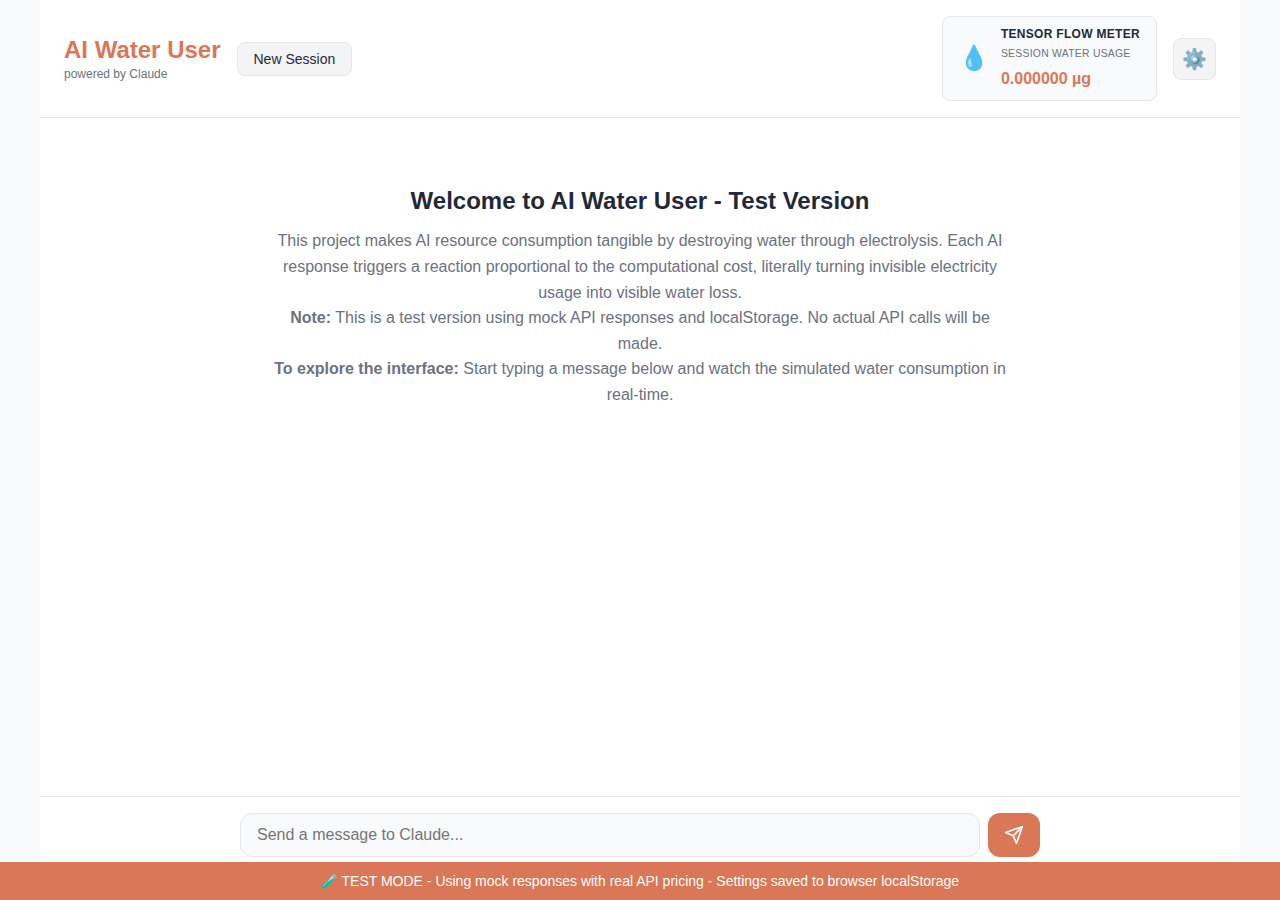
<file: data/index-test.html>
<!DOCTYPE html>
<html lang="en">
<head>
    <meta charset="UTF-8">
    <meta name="viewport" content="width=device-width, initial-scale=1.0">
    <title>AI Water User - Test Version</title>
    <link rel="icon" type="image/svg+xml" href="favicon.svg">
    <link rel="stylesheet" href="styles.css">
</head>
<body>
    <div class="app-container">
        <!-- Header -->
        <header class="header">
            <div class="header-left">
                <div class="logo">
                    <div class="logo-main">AI Water User</div>
                    <div class="logo-sub">powered by Claude</div>
                </div>
                <button id="newSessionBtn" class="new-session-btn">New Session</button>
            </div>
            <div class="header-right">
                <div class="water-display">
                    <div class="water-icon">💧</div>
                    <div class="water-stats">
                        <div class="water-label">Tensor Flow Meter</div>
                        <div class="water-sublabel">Session Water Usage</div>
                        <div class="water-value" id="waterValue">0.000000 µg</div>
                    </div>
                </div>
                <button id="settingsBtn" class="settings-btn">⚙️</button>
            </div>
        </header>

        <!-- Main Chat Area -->
        <main class="chat-container">
            <div class="chat-messages" id="chatMessages">
                <div class="welcome-message">
                    <h2>Welcome to AI Water User - Test Version</h2>
                    <p>This project makes AI resource consumption tangible by destroying water through electrolysis. Each AI response triggers a reaction proportional to the computational cost, literally turning invisible electricity usage into visible water loss.</p>
                    <p><strong>Note:</strong> This is a test version using mock API responses and localStorage. No actual API calls will be made.</p>
                    <p><strong>To explore the interface:</strong> Start typing a message below and watch the simulated water consumption in real-time.</p>
                </div>
            </div>
        </main>

        <!-- Input Area -->
        <div class="input-container">
            <div class="input-wrapper">
                <textarea
                    id="messageInput"
                    placeholder="Send a message to Claude..."
                    rows="1"
                ></textarea>
                <button id="sendBtn" class="send-btn">
                    <svg width="20" height="20" viewBox="0 0 24 24" fill="none">
                        <path d="M22 2L11 13" stroke="currentColor" stroke-width="2" stroke-linecap="round" stroke-linejoin="round"/>
                        <path d="M22 2L15 22L11 13L2 9L22 2Z" stroke="currentColor" stroke-width="2" stroke-linecap="round" stroke-linejoin="round"/>
                    </svg>
                </button>
            </div>
            <div class="input-info">
                <span id="statusText">Ready</span>
            </div>
        </div>

        <!-- Settings Panel -->
        <div id="settingsPanel" class="settings-panel hidden">
            <div class="settings-content">
                <div class="settings-header">
                    <h2>Settings</h2>
                    <button id="closeSettingsBtn" class="close-btn">×</button>
                </div>

                <div class="settings-body">
                    <!-- WiFi Settings -->
                    <section class="settings-section">
                        <h3>WiFi Configuration (Test Mode)</h3>
                        <div class="setting-item">
                            <label for="wifiSSID">WiFi Network Name (SSID)</label>
                            <input type="text" id="wifiSSID" placeholder="Not used in test mode" value="" disabled>
                            <small>This field is disabled in test mode. In the real system, enter your WiFi network name here.</small>
                        </div>
                        <div class="setting-item">
                            <label for="wifiPassword">WiFi Password</label>
                            <input type="password" id="wifiPassword" placeholder="Not used in test mode" value="" disabled>
                            <small>This field is disabled in test mode. In the real system, enter your WiFi password here.</small>
                        </div>
                    </section>

                    <!-- API Settings -->
                    <section class="settings-section">
                        <h3>API Configuration (Test Mode)</h3>
                        <div class="setting-item">
                            <label for="apiKey">Anthropic API Key</label>
                            <input type="password" id="apiKey" placeholder="sk-ant-..." value="">
                            <small>In test mode, this just enables the mock send button. No actual API calls are made.</small>
                        </div>
                    </section>

                    <!-- Electrolysis Parameters -->
                    <section class="settings-section">
                        <h3>Electrolysis Parameters</h3>

                        <div class="setting-item">
                            <label for="voltage">Applied Voltage (V)</label>
                            <input type="number" id="voltage" step="0.1" min="0" value="5.0">
                            <small>Voltage of your power supply. Typical range: 5V to 12V. Match your actual supply voltage.</small>
                        </div>

                        <div class="setting-item">
                            <label for="vThreshold">Threshold Voltage (V_th)</label>
                            <input type="number" id="vThreshold" step="0.1" min="0" value="2.0">
                            <small>Minimum voltage for water electrolysis. Standard value: 2.0V. Rarely needs adjustment.</small>
                        </div>

                        <div class="setting-item">
                            <label for="conductivity">Conductivity (σ, S/m)</label>
                            <input type="number" id="conductivity" step="0.01" min="0" value="1.0">
                            <small>Solution conductivity. Range: 0.5 to 2.0 S/m. 1.0 = moderate baking soda (1 tbsp/liter).</small>
                        </div>

                        <div class="setting-item">
                            <label for="area">Electrode Area (A, cm²)</label>
                            <input type="number" id="area" step="0.1" min="0" value="10.0">
                            <small>Submerged area of one electrode. Measure width × height. Typical range: 5 to 50 cm².</small>
                        </div>

                        <div class="setting-item">
                            <label for="gap">Electrode Gap (d, cm)</label>
                            <input type="number" id="gap" step="0.1" min="0" value="2.0">
                            <small>Distance between electrodes. Typical range: 1 to 5 cm. Smaller gap = more current.</small>
                        </div>

                        <div class="setting-item">
                            <label for="safetyResistor">Safety Resistor (R, Ω)</label>
                            <input type="number" id="safetyResistor" step="0.1" min="0" value="10.0">
                            <small>Series resistor for short-circuit protection. Recommended: 10Ω for 5V, 22Ω for 12V. Minimum 2W rating.</small>
                        </div>
                    </section>

                    <!-- Cost Scaling -->
                    <section class="settings-section">
                        <h3>Cost-to-Time Scaling</h3>

                        <div class="setting-item">
                            <label for="costPerSecond">Cost per Second ($/s)</label>
                            <input type="number" id="costPerSecond" step="0.00001" min="0" max="0.01" value="0.00005">
                            <small>Controls electrolysis duration (time = API_cost ÷ this_value). Lower values = longer runs. Range: 0.00001 to 0.01. Default: $0.00005/s.</small>
                        </div>
                    </section>

                    <!-- Safety Limits -->
                    <section class="settings-section">
                        <h3>Safety Limits</h3>

                        <div class="setting-item">
                            <label for="maxDuration">Max Single Duration (s)</label>
                            <input type="number" id="maxDuration" step="1" min="0" value="300">
                            <small>Maximum time for one electrolysis event. Range: 10 to 600 seconds. Prevents overheating. Default: 300s (5 min).</small>
                        </div>

                        <div class="setting-item">
                            <label for="maxWater">Max Water Per Session (g)</label>
                            <input type="number" id="maxWater" step="1" min="0" value="100">
                            <small>Maximum total water per session. Range: 10 to 500 grams. Prevents container depletion. Default: 100g.</small>
                        </div>
                    </section>
                </div>

                <div class="settings-footer">
                    <button id="saveSettingsBtn" class="save-btn">Save Settings</button>
                </div>
            </div>
        </div>
    </div>

    <script src="script-test.js"></script>
</body>
</html>
</file>
<file: data/styles.css>
* {
    margin: 0;
    padding: 0;
    box-sizing: border-box;
}

:root {
    --bg-primary: #ffffff;
    --bg-secondary: #f9fafb;
    --bg-tertiary: #f3f4f6;
    --text-primary: #1f2937;
    --text-secondary: #6b7280;
    --border-color: #e5e7eb;
    --accent-color: #d97757;
    --accent-hover: #c66846;
    --message-user-bg: #f3f4f6;
    --message-assistant-bg: #ffffff;
    --shadow-sm: 0 1px 2px 0 rgba(0, 0, 0, 0.05);
    --shadow-md: 0 4px 6px -1px rgba(0, 0, 0, 0.1);
    --shadow-lg: 0 10px 15px -3px rgba(0, 0, 0, 0.1);
}

body {
    font-family: -apple-system, BlinkMacSystemFont, "Segoe UI", Roboto, "Helvetica Neue", Arial, sans-serif;
    background-color: var(--bg-secondary);
    color: var(--text-primary);
    line-height: 1.6;
}

.app-container {
    display: flex;
    flex-direction: column;
    height: 100vh;
    max-width: 1200px;
    margin: 0 auto;
    background-color: var(--bg-primary);
}

/* Header */
.header {
    display: flex;
    justify-content: space-between;
    align-items: center;
    padding: 1rem 1.5rem;
    border-bottom: 1px solid var(--border-color);
    background-color: var(--bg-primary);
}

.header-left {
    display: flex;
    align-items: center;
    gap: 1rem;
}

.logo {
    display: flex;
    flex-direction: column;
    line-height: 1.2;
}

.logo-main {
    font-size: 1.5rem;
    font-weight: 600;
    color: var(--accent-color);
}

.logo-sub {
    font-size: 0.75rem;
    font-weight: 400;
    color: var(--text-secondary);
    margin-top: 0.1rem;
}

.new-session-btn {
    padding: 0.5rem 1rem;
    background-color: var(--bg-tertiary);
    border: 1px solid var(--border-color);
    border-radius: 0.5rem;
    cursor: pointer;
    font-size: 0.875rem;
    color: var(--text-primary);
    transition: all 0.2s;
}

.new-session-btn:hover {
    background-color: var(--border-color);
}

.header-right {
    display: flex;
    align-items: center;
    gap: 1rem;
}

.water-display {
    display: flex;
    align-items: center;
    gap: 0.75rem;
    padding: 0.5rem 1rem;
    background-color: var(--bg-secondary);
    border-radius: 0.5rem;
    border: 1px solid var(--border-color);
}

.water-icon {
    font-size: 1.5rem;
}

.water-stats {
    display: flex;
    flex-direction: column;
}

.water-label {
    font-size: 0.75rem;
    color: var(--text-primary);
    font-weight: 600;
    text-transform: uppercase;
    letter-spacing: 0.025em;
}

.water-sublabel {
    font-size: 0.65rem;
    color: var(--text-secondary);
    text-transform: uppercase;
    letter-spacing: 0.025em;
    margin-top: 0.1rem;
}

.water-value {
    font-size: 1rem;
    font-weight: 600;
    color: var(--accent-color);
    margin-top: 0.25rem;
}

.settings-btn {
    padding: 0.5rem;
    background-color: var(--bg-tertiary);
    border: 1px solid var(--border-color);
    border-radius: 0.5rem;
    cursor: pointer;
    font-size: 1.25rem;
    transition: all 0.2s;
}

.settings-btn:hover {
    background-color: var(--border-color);
}

/* Chat Container */
.chat-container {
    flex: 1;
    overflow-y: auto;
    padding: 2rem 1.5rem;
}

.chat-messages {
    max-width: 800px;
    margin: 0 auto;
}

.welcome-message {
    text-align: center;
    padding: 2rem;
    color: var(--text-secondary);
}

.welcome-message h2 {
    font-size: 1.5rem;
    margin-bottom: 0.5rem;
    color: var(--text-primary);
}

.message {
    margin-bottom: 1.5rem;
    padding: 1rem;
    border-radius: 0.75rem;
    animation: fadeIn 0.3s ease-in;
}

@keyframes fadeIn {
    from {
        opacity: 0;
        transform: translateY(10px);
    }
    to {
        opacity: 1;
        transform: translateY(0);
    }
}

.message.user {
    background-color: var(--message-user-bg);
    margin-left: 2rem;
}

.message.assistant {
    background-color: var(--message-assistant-bg);
    border: 1px solid var(--border-color);
    margin-right: 2rem;
}

.message-role {
    font-size: 0.75rem;
    font-weight: 600;
    text-transform: uppercase;
    letter-spacing: 0.05em;
    margin-bottom: 0.5rem;
    color: var(--text-secondary);
}

.message-content {
    color: var(--text-primary);
    white-space: pre-wrap;
    word-wrap: break-word;
}

.message-meta {
    font-size: 0.75rem;
    color: var(--text-secondary);
    margin-top: 0.5rem;
    padding-top: 0.5rem;
    border-top: 1px solid var(--border-color);
}

/* Input Container */
.input-container {
    padding: 1rem 1.5rem;
    border-top: 1px solid var(--border-color);
    background-color: var(--bg-primary);
}

.input-wrapper {
    max-width: 800px;
    margin: 0 auto;
    display: flex;
    gap: 0.5rem;
    align-items: flex-end;
}

#messageInput {
    flex: 1;
    padding: 0.75rem 1rem;
    border: 1px solid var(--border-color);
    border-radius: 0.75rem;
    font-family: inherit;
    font-size: 1rem;
    resize: none;
    min-height: 44px;
    max-height: 200px;
    background-color: var(--bg-secondary);
    transition: border-color 0.2s;
}

#messageInput:focus {
    outline: none;
    border-color: var(--accent-color);
}

.send-btn {
    padding: 0.75rem 1rem;
    background-color: var(--accent-color);
    border: none;
    border-radius: 0.75rem;
    color: white;
    cursor: pointer;
    transition: background-color 0.2s;
    display: flex;
    align-items: center;
    justify-content: center;
}

.send-btn:hover:not(:disabled) {
    background-color: var(--accent-hover);
}

.send-btn:disabled {
    opacity: 0.5;
    cursor: not-allowed;
}

.input-info {
    max-width: 800px;
    margin: 0.5rem auto 0;
    font-size: 0.75rem;
    color: var(--text-secondary);
    text-align: center;
}

/* Settings Panel */
.settings-panel {
    position: fixed;
    top: 0;
    right: 0;
    width: 100%;
    max-width: 500px;
    height: 100vh;
    background-color: var(--bg-primary);
    box-shadow: var(--shadow-lg);
    transform: translateX(100%);
    transition: transform 0.3s ease-in-out;
    z-index: 1000;
    overflow-y: auto;
}

.settings-panel:not(.hidden) {
    transform: translateX(0);
}

.settings-content {
    display: flex;
    flex-direction: column;
    height: 100%;
}

.settings-header {
    display: flex;
    justify-content: space-between;
    align-items: center;
    padding: 1.5rem;
    border-bottom: 1px solid var(--border-color);
}

.settings-header h2 {
    font-size: 1.25rem;
}

.close-btn {
    background: none;
    border: none;
    font-size: 2rem;
    cursor: pointer;
    color: var(--text-secondary);
    line-height: 1;
    padding: 0;
    width: 2rem;
    height: 2rem;
    display: flex;
    align-items: center;
    justify-content: center;
}

.close-btn:hover {
    color: var(--text-primary);
}

.settings-body {
    flex: 1;
    padding: 1.5rem;
    overflow-y: auto;
}

.settings-section {
    margin-bottom: 2rem;
}

.settings-section h3 {
    font-size: 1rem;
    margin-bottom: 1rem;
    color: var(--text-primary);
}

.setting-item {
    margin-bottom: 1.5rem;
}

.setting-item label {
    display: block;
    font-size: 0.875rem;
    font-weight: 500;
    margin-bottom: 0.5rem;
    color: var(--text-primary);
}

.setting-item input {
    width: 100%;
    padding: 0.75rem;
    border: 1px solid var(--border-color);
    border-radius: 0.5rem;
    font-size: 0.875rem;
    font-family: inherit;
    background-color: var(--bg-secondary);
}

.setting-item input:focus {
    outline: none;
    border-color: var(--accent-color);
}

.setting-item small {
    display: block;
    margin-top: 0.25rem;
    font-size: 0.75rem;
    color: var(--text-secondary);
}

.setting-item small a {
    color: var(--accent-color);
    text-decoration: none;
}

.setting-item small a:hover {
    text-decoration: underline;
}

.settings-footer {
    padding: 1.5rem;
    border-top: 1px solid var(--border-color);
}

.save-btn {
    width: 100%;
    padding: 0.75rem;
    background-color: var(--accent-color);
    border: none;
    border-radius: 0.5rem;
    color: white;
    font-size: 1rem;
    font-weight: 500;
    cursor: pointer;
    transition: background-color 0.2s;
}

.save-btn:hover {
    background-color: var(--accent-hover);
}

/* Utility */
.hidden {
    display: none;
}

/* Loading indicator */
.loading {
    display: inline-block;
    width: 1rem;
    height: 1rem;
    border: 2px solid var(--border-color);
    border-top-color: var(--accent-color);
    border-radius: 50%;
    animation: spin 0.8s linear infinite;
}

@keyframes spin {
    to {
        transform: rotate(360deg);
    }
}

/* Scrollbar styling */
::-webkit-scrollbar {
    width: 8px;
}

::-webkit-scrollbar-track {
    background: var(--bg-secondary);
}

::-webkit-scrollbar-thumb {
    background: var(--border-color);
    border-radius: 4px;
}

::-webkit-scrollbar-thumb:hover {
    background: var(--text-secondary);
}

/* Responsive */
@media (max-width: 768px) {
    .header {
        flex-direction: column;
        gap: 1rem;
        align-items: stretch;
    }

    .header-left,
    .header-right {
        justify-content: space-between;
    }

    .water-display {
        flex: 1;
    }

    .message.user,
    .message.assistant {
        margin-left: 0;
        margin-right: 0;
    }

    .settings-panel {
        max-width: 100%;
    }
}
</file>
